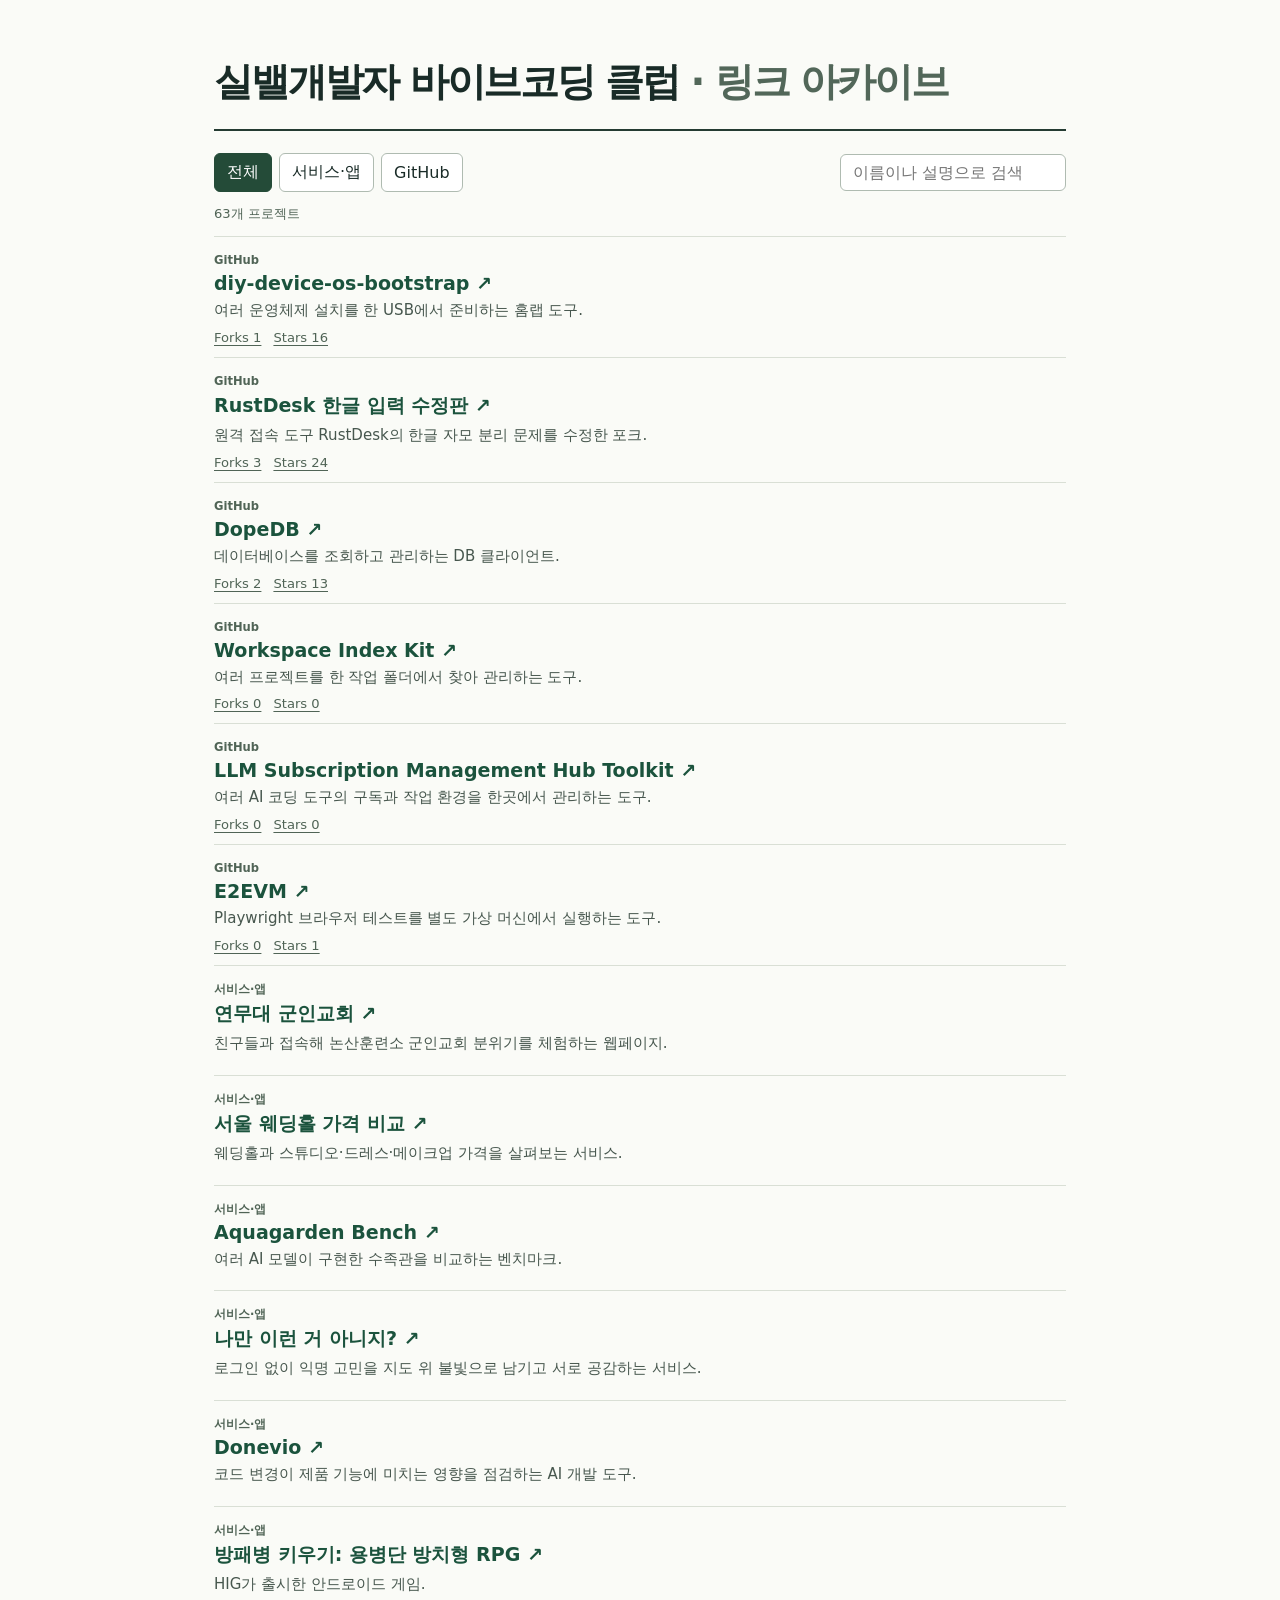
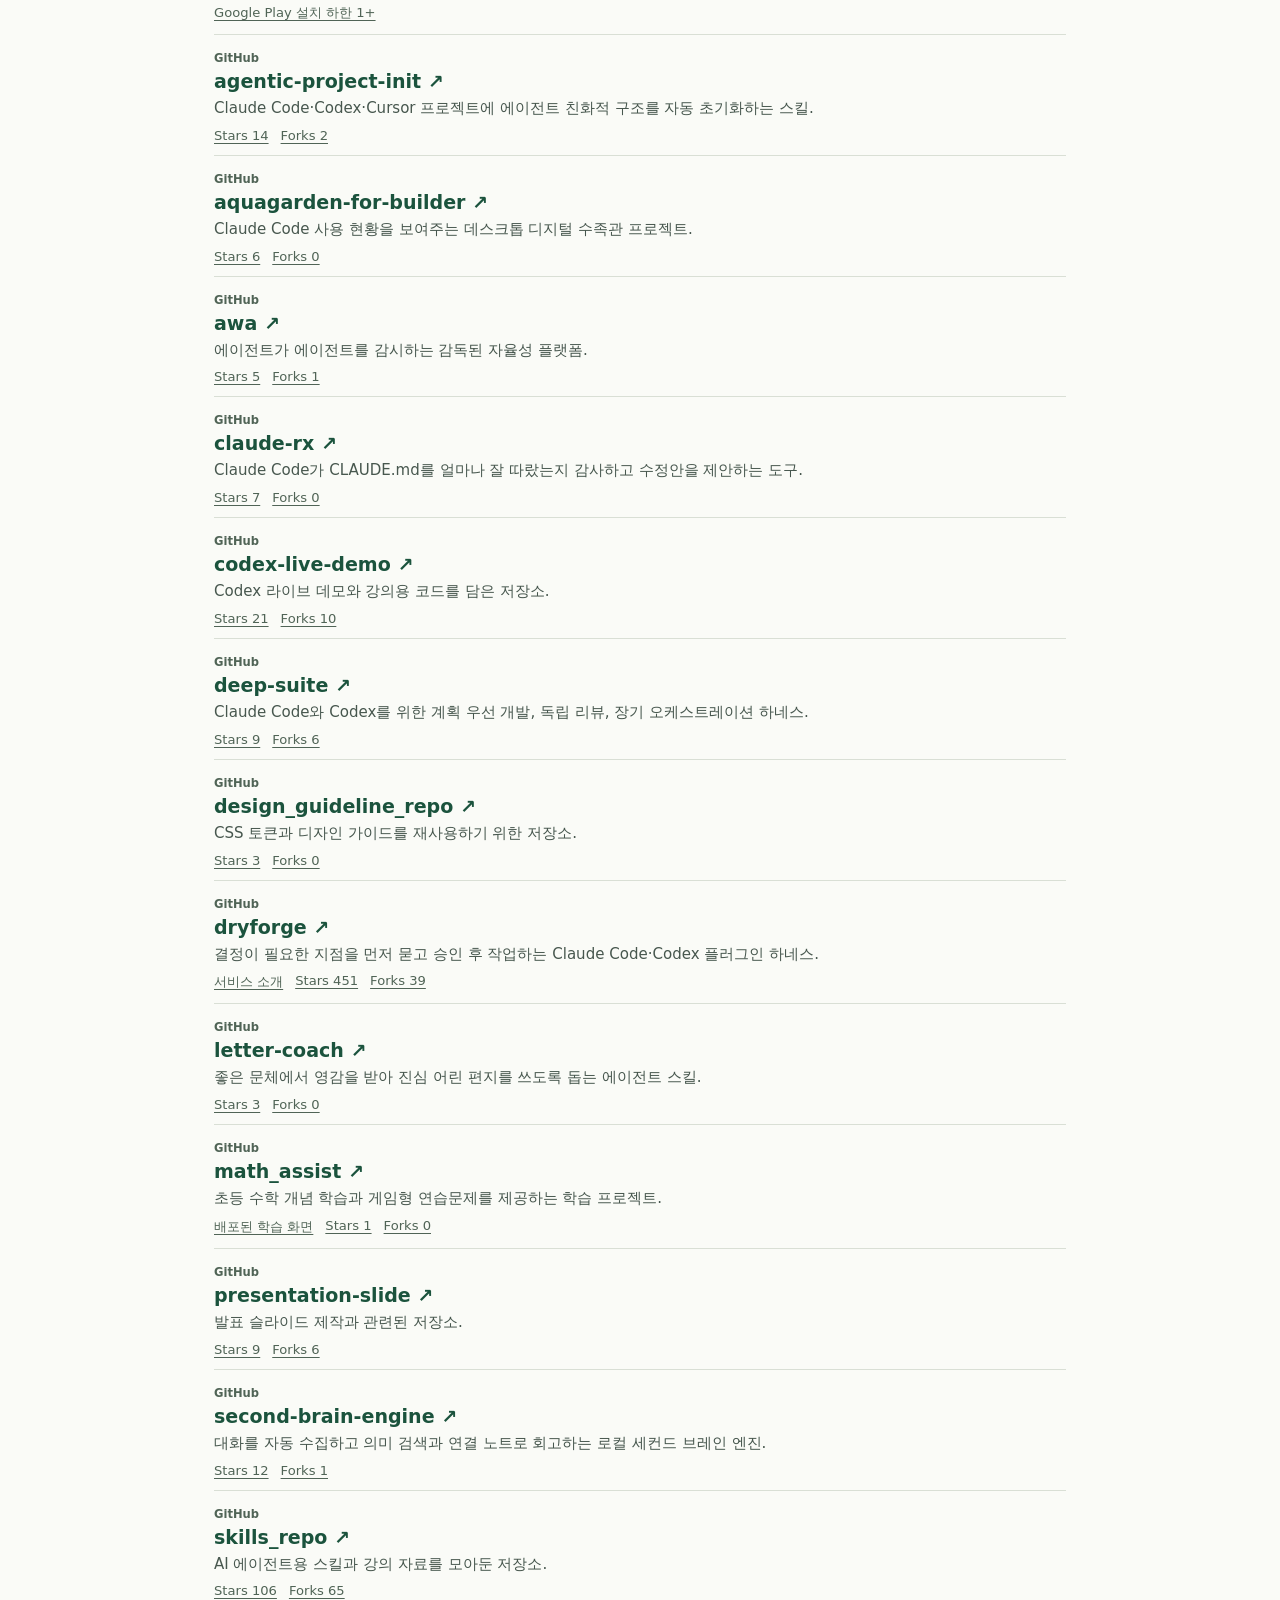
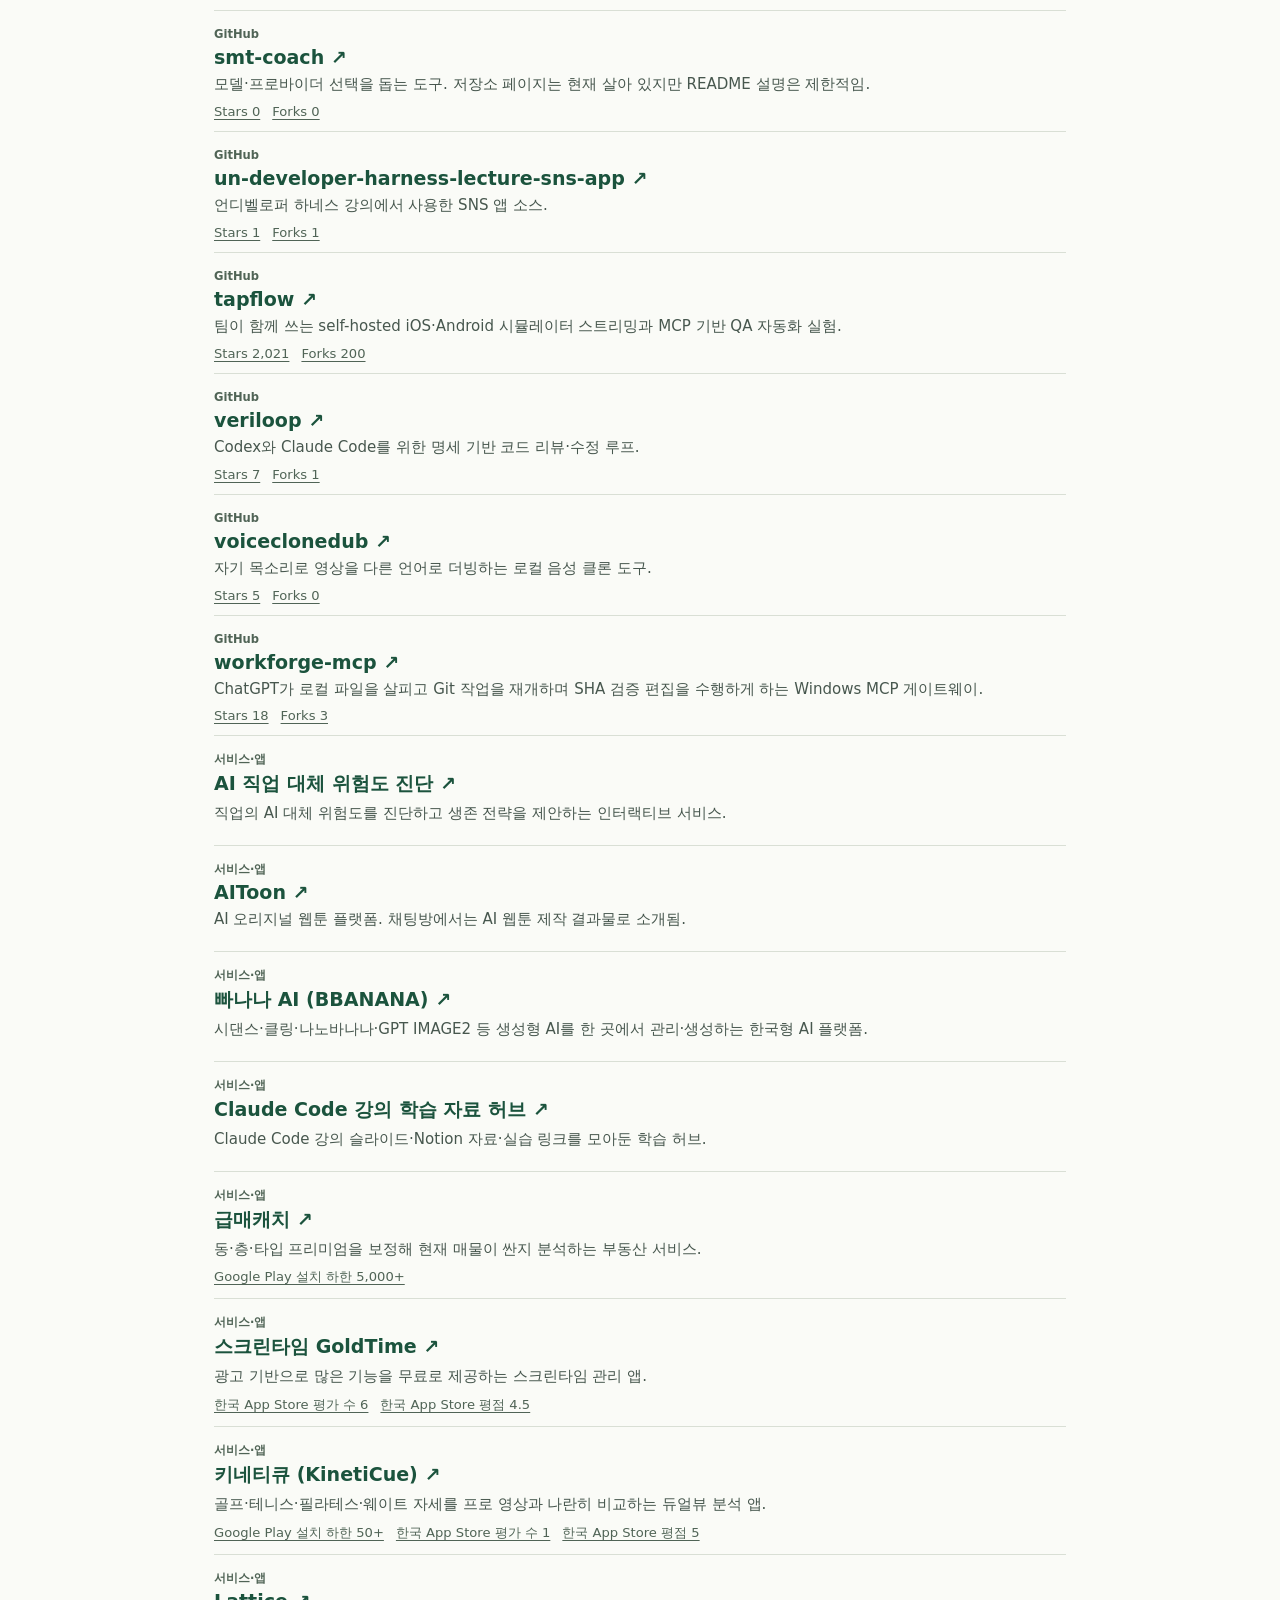
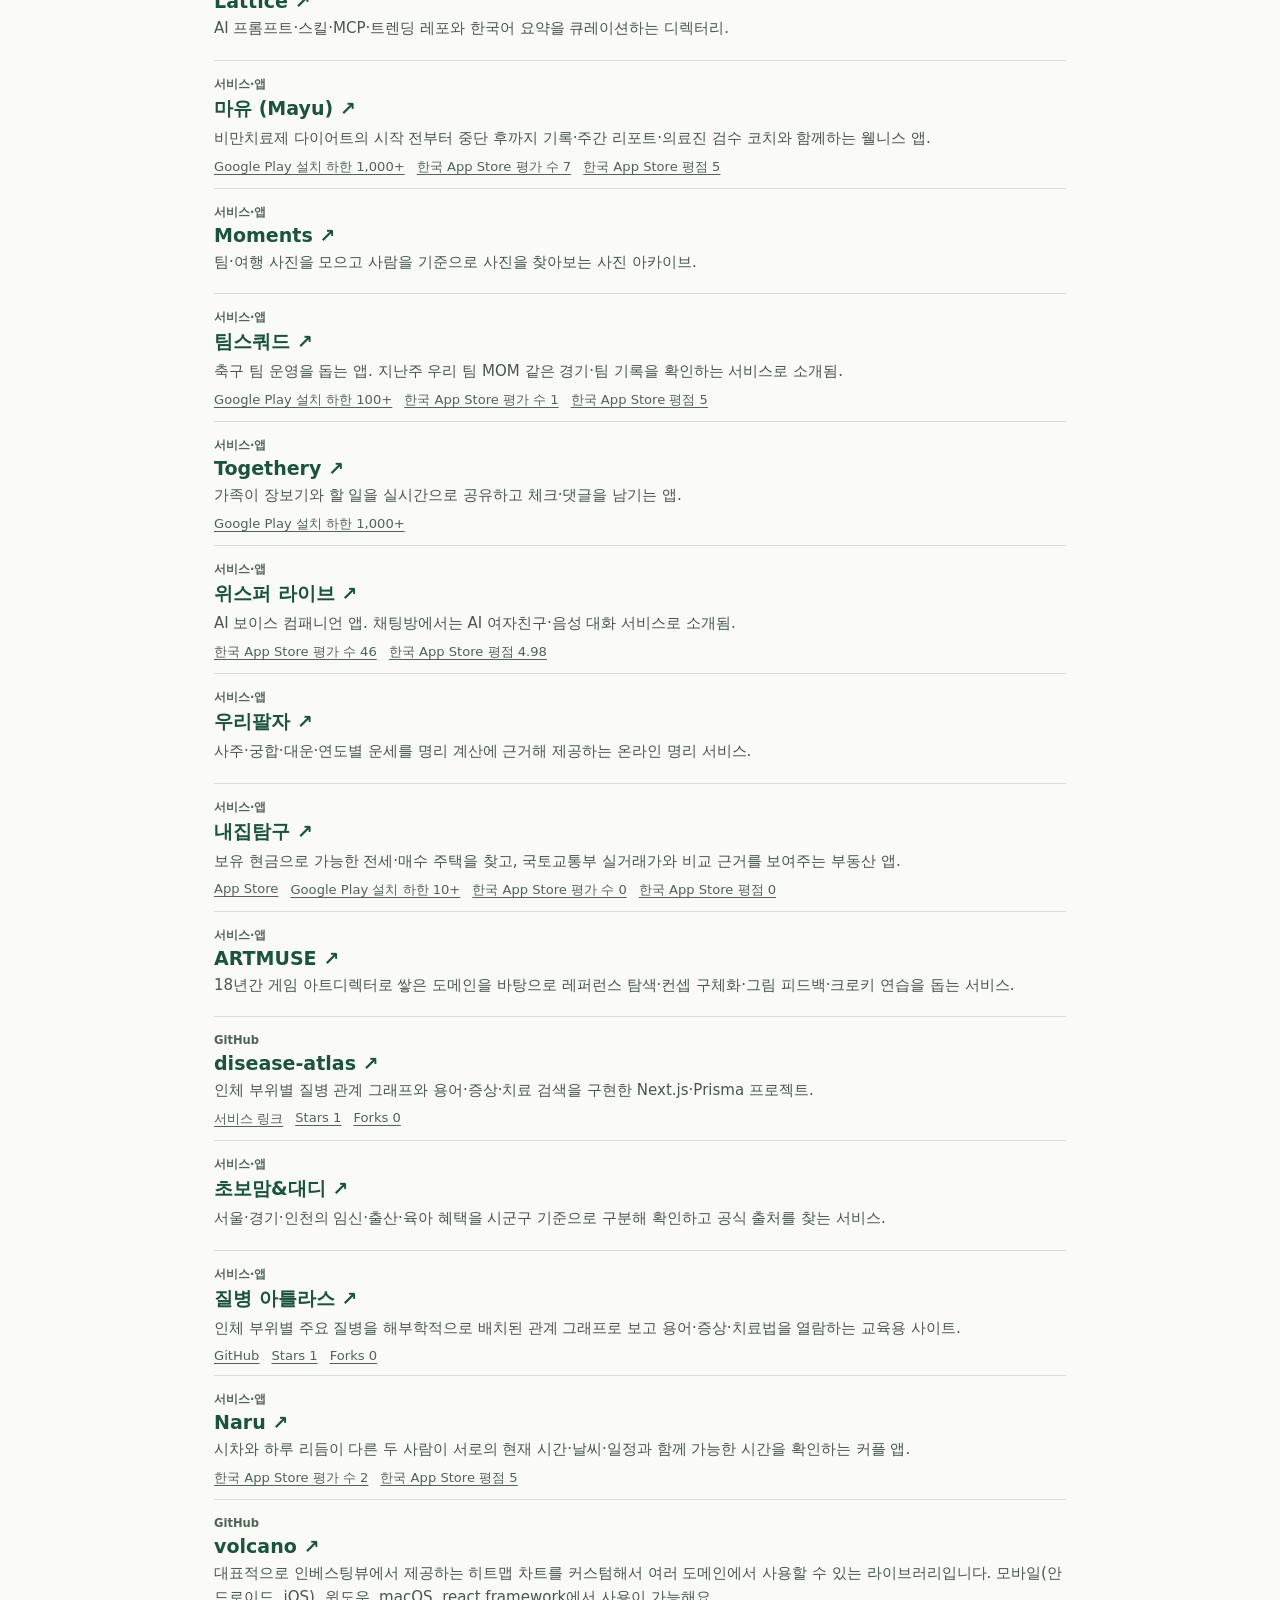
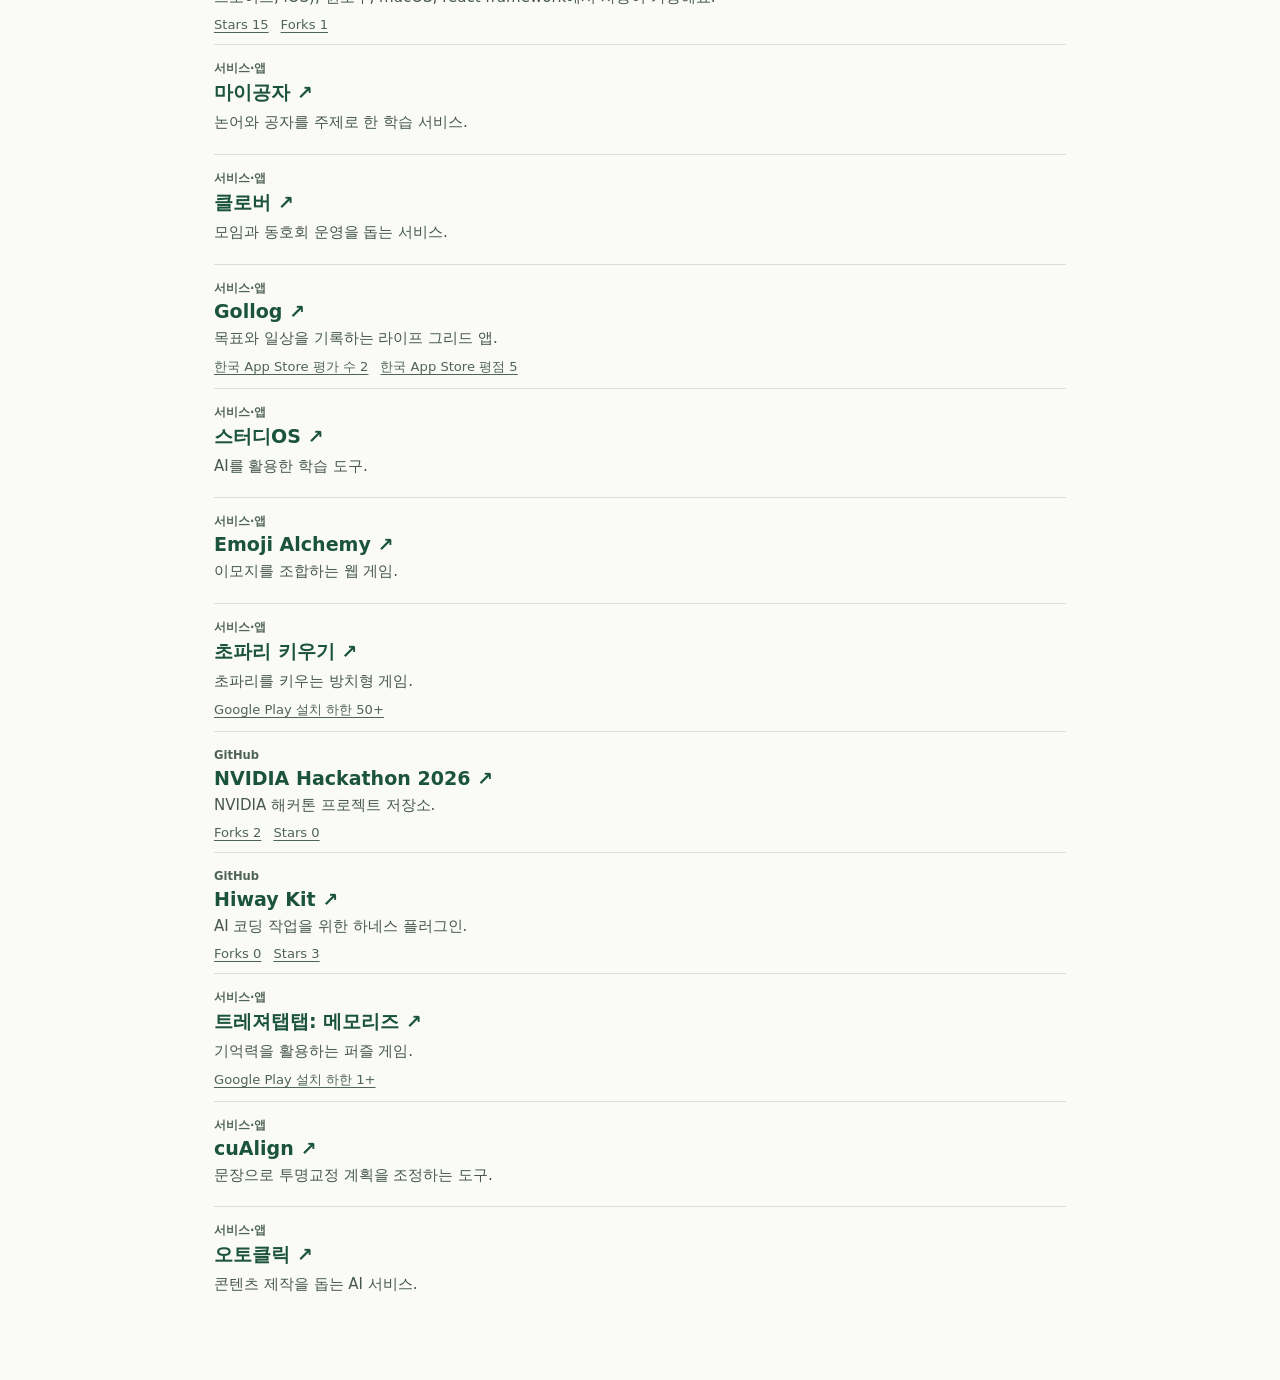
<file: index.html>
<!doctype html>
<html lang="ko"><head><meta charset="utf-8"><meta name="viewport" content="width=device-width,initial-scale=1"><meta name="description" content="바이브코딩 클럽에서 만든 서비스와 오픈소스를 둘러보세요."><title>실밸개발자 바이브코딩 클럽 · 링크 아카이브</title><link rel="stylesheet" href="./style.css"><script defer src="./app.js"></script></head>
<body><main><header><h1>실밸개발자 바이브코딩 클럽 <span>· 링크 아카이브</span></h1></header><div class="tools"><nav aria-label="프로젝트 유형"><button data-kind="" aria-pressed="true">전체</button><button data-kind="service" aria-pressed="false">서비스·앱</button><button data-kind="github" aria-pressed="false">GitHub</button></nav><input type="search" aria-label="프로젝트 검색" placeholder="이름이나 설명으로 검색"></div><p id="count" aria-live="polite">목록을 불러오는 중…</p><ul id="items"></ul><noscript>자바스크립트 없이 보려면 <a href="./projects.html">전체 프로젝트 목록</a>을 여세요.</noscript></main></body></html>
</file>
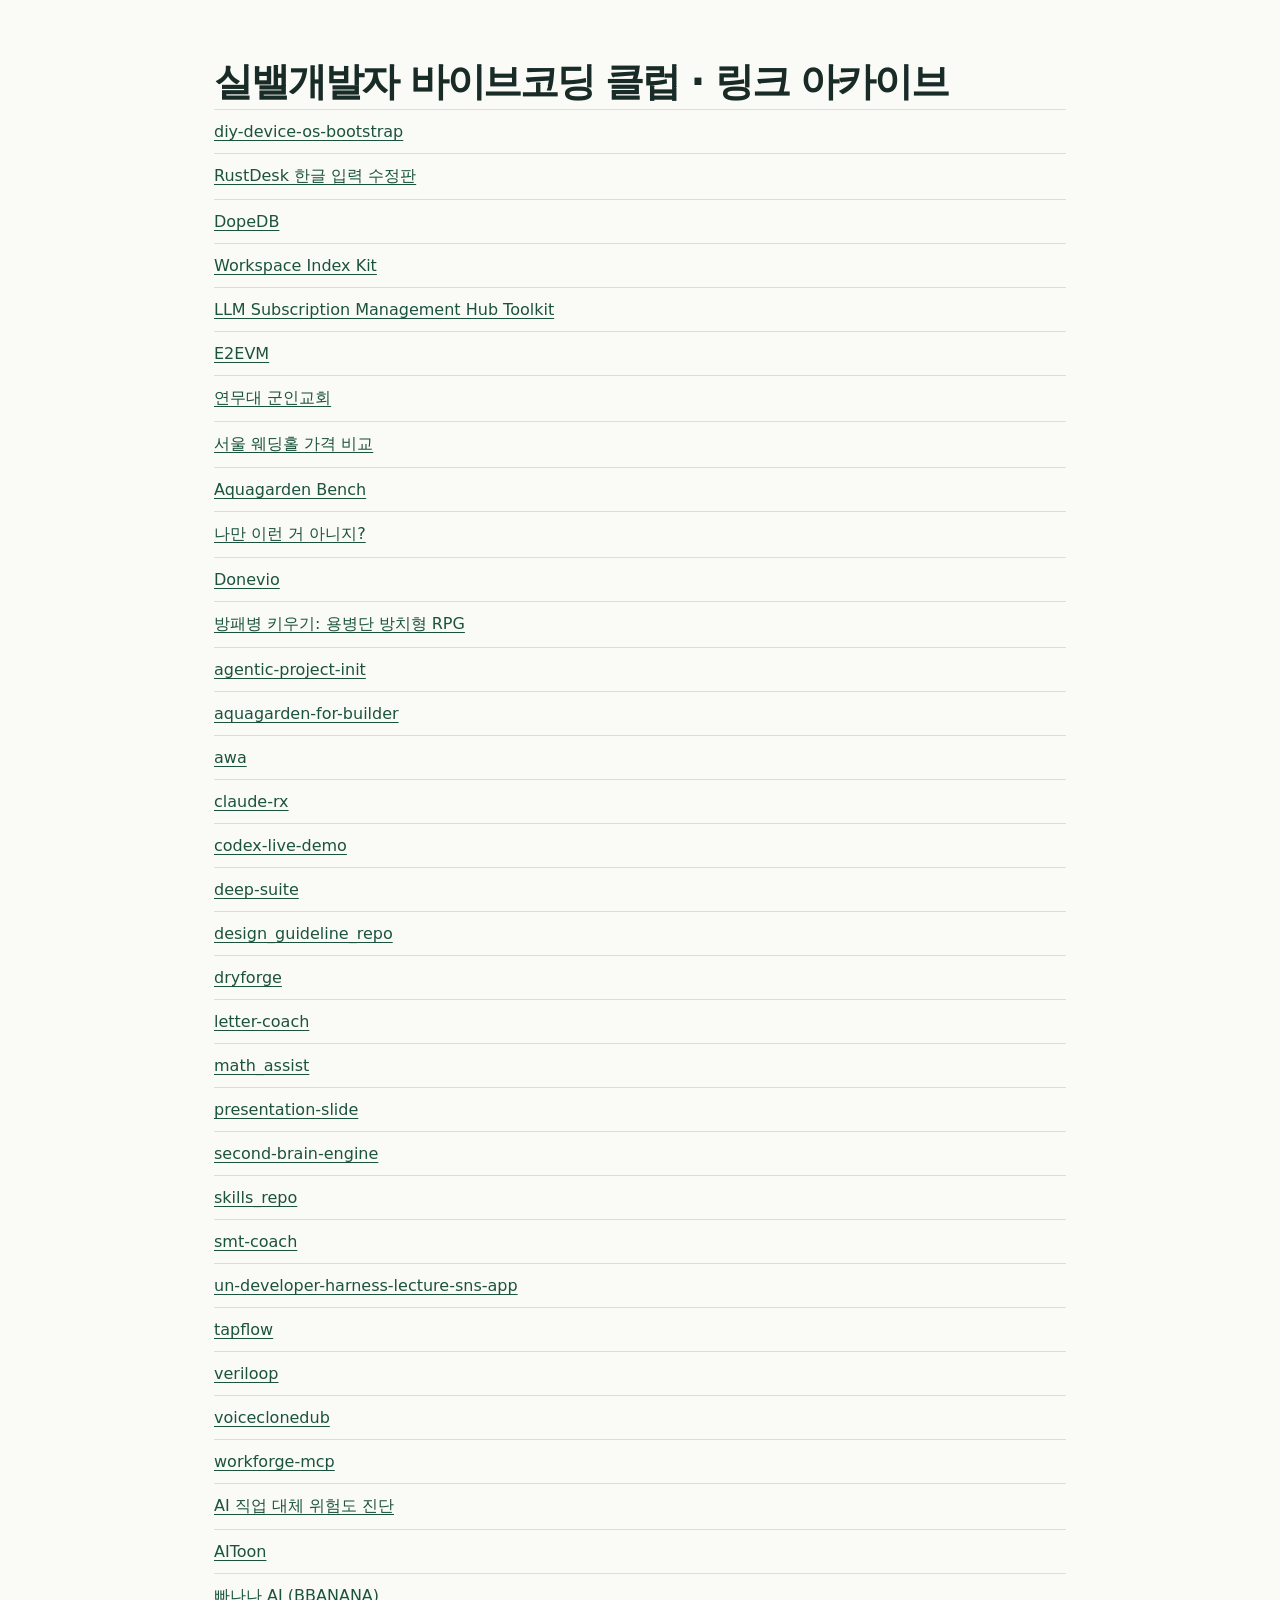
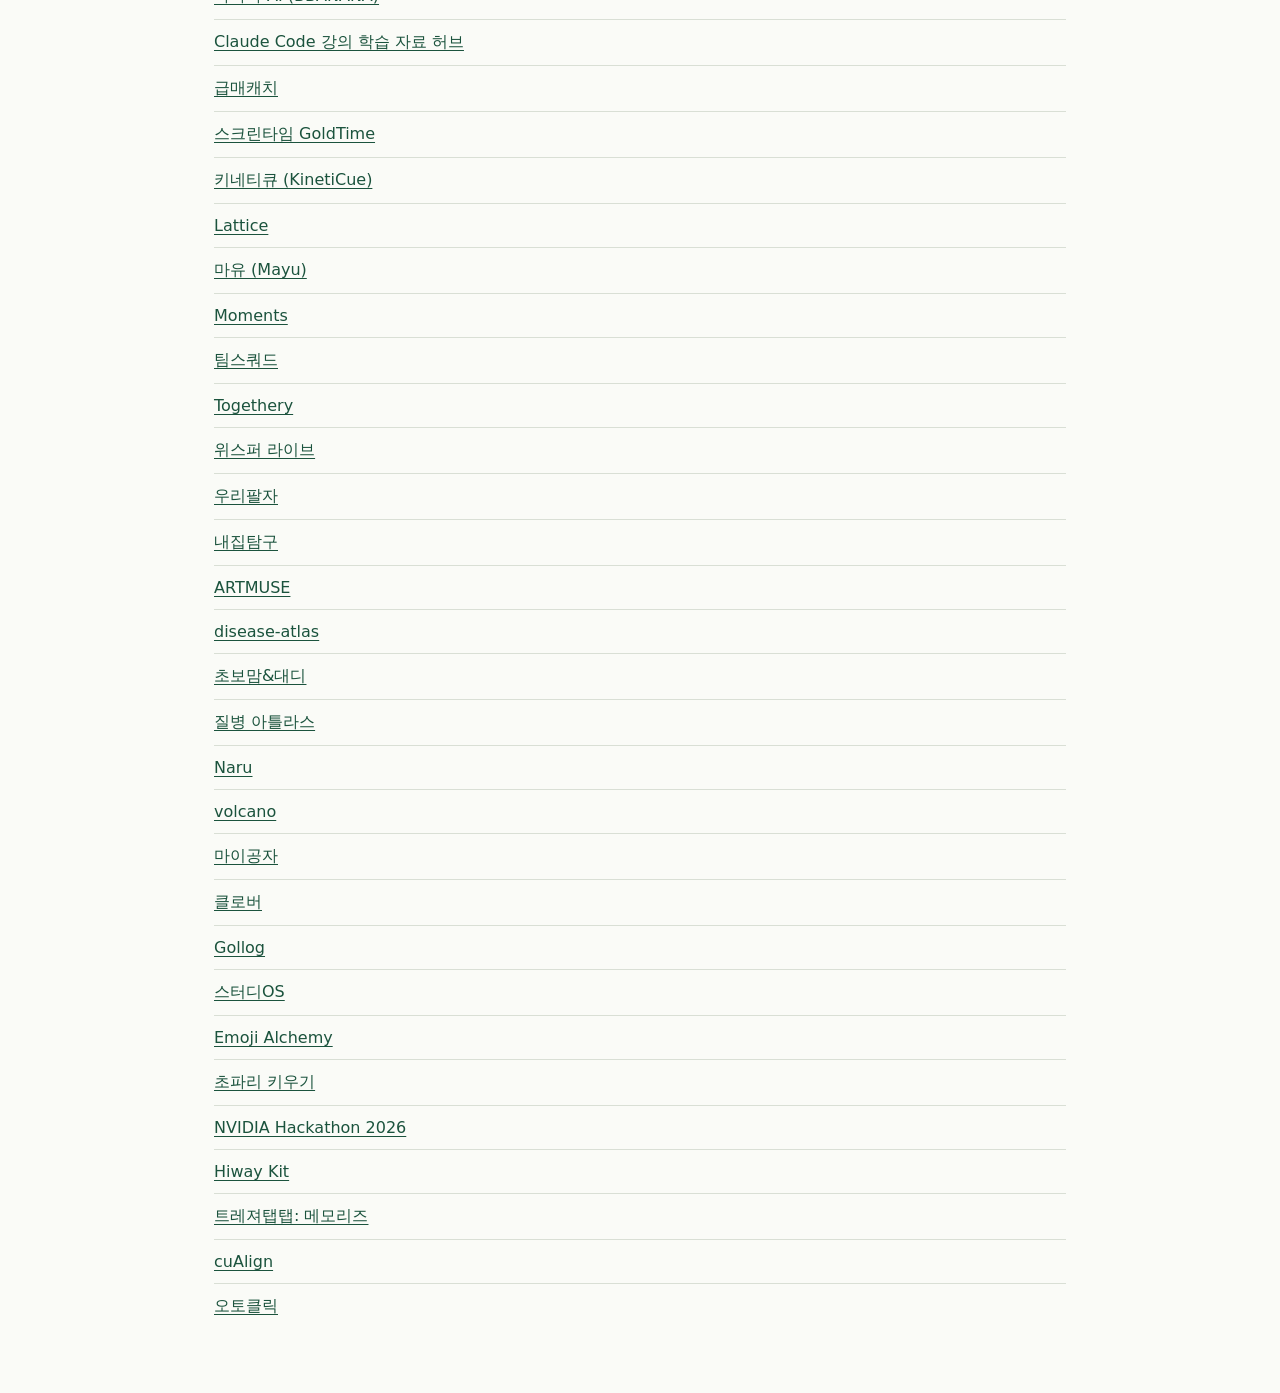
<file: projects.html>
<!doctype html><html lang="ko"><meta charset="utf-8"><meta name="viewport" content="width=device-width,initial-scale=1"><title>실밸개발자 바이브코딩 클럽 · 링크 아카이브</title><link rel="stylesheet" href="./style.css"><main><h1>실밸개발자 바이브코딩 클럽 · 링크 아카이브</h1><ul>
<li><a href="https://github.com/dalsoop/diy-device-os-bootstrap">diy-device-os-bootstrap</a></li>
<li><a href="https://github.com/dalsoop/rustdesk-korean">RustDesk 한글 입력 수정판</a></li>
<li><a href="https://github.com/json-choi/dopedb">DopeDB</a></li>
<li><a href="https://github.com/outliner-coach/workspace-index-kit">Workspace Index Kit</a></li>
<li><a href="https://github.com/dalsoop/diy-llm-subscription-management-hub-toolkit">LLM Subscription Management Hub Toolkit</a></li>
<li><a href="https://github.com/taejs/e2evm">E2EVM</a></li>
<li><a href="https://yeonmudae-chapel.vercel.app/">연무대 군인교회</a></li>
<li><a href="https://weddingprice.kr">서울 웨딩홀 가격 비교</a></li>
<li><a href="https://outliner-coach.github.io/aquagarden-bench/">Aquagarden Bench</a></li>
<li><a href="https://isitjustme.site/">나만 이런 거 아니지?</a></li>
<li><a href="https://donevio.io/ko">Donevio</a></li>
<li><a href="https://play.google.com/store/apps/details?id=com.higames.shieldbearer">방패병 키우기: 용병단 방치형 RPG</a></li>
<li><a href="https://github.com/taehyunan-99/agentic-project-init">agentic-project-init</a></li>
<li><a href="https://github.com/outliner-coach/aquagarden-for-builder">aquagarden-for-builder</a></li>
<li><a href="https://github.com/taehyunan-99/awa">awa</a></li>
<li><a href="https://github.com/alsgur9865-sketch/claude-rx">claude-rx</a></li>
<li><a href="https://github.com/jha0313/codex-live-demo">codex-live-demo</a></li>
<li><a href="https://github.com/Sungmin-Cho/deep-suite">deep-suite</a></li>
<li><a href="https://github.com/taehyunan-99/design_guideline_repo">design_guideline_repo</a></li>
<li><a href="https://github.com/prekuter/dryforge">dryforge</a></li>
<li><a href="https://github.com/kjhchs2/letter-coach">letter-coach</a></li>
<li><a href="https://github.com/outliner-coach/math_assist">math_assist</a></li>
<li><a href="https://github.com/jha0313/presentation-slide">presentation-slide</a></li>
<li><a href="https://github.com/alsgur9865-sketch/second-brain-engine">second-brain-engine</a></li>
<li><a href="https://github.com/jha0313/skills_repo">skills_repo</a></li>
<li><a href="https://github.com/swingwave-ops/smt-coach">smt-coach</a></li>
<li><a href="https://github.com/riosee2415/un-developer-harness-lecture-sns-app">un-developer-harness-lecture-sns-app</a></li>
<li><a href="https://github.com/jo-duchan/tapflow">tapflow</a></li>
<li><a href="https://github.com/dev-geon/veriloop">veriloop</a></li>
<li><a href="https://github.com/dalsoop/voiceclonedub">voiceclonedub</a></li>
<li><a href="https://github.com/NotNull92/workforge-mcp">workforge-mcp</a></li>
<li><a href="https://aiattack.pages.dev">AI 직업 대체 위험도 진단</a></li>
<li><a href="https://valentine6532.github.io/webtoon">AIToon</a></li>
<li><a href="https://www.bbanana.ai">빠나나 AI (BBANANA)</a></li>
<li><a href="https://claude-code-lecture-silk.vercel.app">Claude Code 강의 학습 자료 허브</a></li>
<li><a href="https://www.geummaecatch.com">급매캐치</a></li>
<li><a href="https://apps.apple.com/kr/app/%EC%8A%A4%ED%81%AC%EB%A6%B0%ED%83%80%EC%9E%84-goldtime-%EC%95%B1-%EC%9E%A0%EA%B8%88-%EC%95%B1-%EC%B0%A8%EB%8B%A8/id6772543300">스크린타임 GoldTime</a></li>
<li><a href="https://kineticue.com?role=viewer">키네티큐 (KinetiCue)</a></li>
<li><a href="https://lattice-log.vercel.app">Lattice</a></li>
<li><a href="https://mayu.ai.kr/ko">마유 (Mayu)</a></li>
<li><a href="https://photo-moments.app">Moments</a></li>
<li><a href="https://teamsquad-1cfa4.web.app/intro?utm_source=threads&amp;utm_medium=social&amp;utm_content=link_in_bio">팀스쿼드</a></li>
<li><a href="https://togethery.lifebitlab.com">Togethery</a></li>
<li><a href="https://apps.apple.com/kr/app/%EC%9C%84%EC%8A%A4%ED%8D%BC-%EB%9D%BC%EC%9D%B4%EB%B8%8C-ai-%EB%B3%B4%EC%9D%B4%EC%8A%A4-%EC%BB%B4%ED%8C%A8%EB%8B%88%EC%96%B8/id6789161883">위스퍼 라이브</a></li>
<li><a href="https://wooripalja.com">우리팔자</a></li>
<li><a href="https://imjang.aidestudio.app">내집탐구</a></li>
<li><a href="https://artmuselabs.com?utm_source=vibecodingclub">ARTMUSE</a></li>
<li><a href="https://github.com/Haneul-two/disease-atlas">disease-atlas</a></li>
<li><a href="https://chobomomndad.com">초보맘&amp;대디</a></li>
<li><a href="https://disease-atlas-eta.vercel.app">질병 아틀라스</a></li>
<li><a href="https://naru-app.store">Naru</a></li>
<li><a href="https://taewooyo.github.io/volcano">volcano</a></li>
<li><a href="https://myconfucius.com/">마이공자</a></li>
<li><a href="https://www.withclover.kr/">클로버</a></li>
<li><a href="https://apps.apple.com/kr/app/id6759539471">Gollog</a></li>
<li><a href="https://studyos-nine-gilt.vercel.app">스터디OS</a></li>
<li><a href="https://smilejsu82.itch.io/emoji-alchemy">Emoji Alchemy</a></li>
<li><a href="https://play.google.com/store/apps/details?id=com.rootgames.fruitflyidle">초파리 키우기</a></li>
<li><a href="https://github.com/dalsoop/nvidia-hackaton-2026-one">NVIDIA Hackathon 2026</a></li>
<li><a href="https://github.com/This-HW/hiway-kit">Hiway Kit</a></li>
<li><a href="https://play.google.com/store/apps/details?id=com.higames.treasuretaptap.memories">트레져탭탭: 메모리즈</a></li>
<li><a href="https://cualign.external.kr/">cuAlign</a></li>
<li><a href="https://autokliq.com/ko">오토클릭</a></li>
</ul></main></html>
</file>
<file: style.css>
:root{color-scheme:light;font-family:system-ui,-apple-system,sans-serif;color:#192b27;background:#fafbf7}*{box-sizing:border-box}body{margin:0}main{max-width:900px;margin:auto;padding:56px 24px 64px}header{padding-bottom:28px;border-bottom:2px solid #243b32}.eyebrow{font:700 .78rem ui-monospace,monospace;letter-spacing:.12em;color:#316548}h1{font-size:clamp(2.1rem,6vw,3.7rem);letter-spacing:-.055em;margin:12px 0}header p,.desc{color:#47574e;line-height:1.65}.tools,nav,.badges{display:flex;gap:7px;flex-wrap:wrap}.tools{margin:22px 0 12px;align-items:center;justify-content:space-between}button,input{font:inherit;border:1px solid #afbbb1;border-radius:6px;padding:8px 12px;color:inherit;background:white}button{cursor:pointer}button[aria-pressed=true]{background:#244b38;color:white;border-color:#244b38}#count,.kind,.badges{font-size:.82rem;color:#506456}ul{list-style:none;padding:0;margin:0}li{border-top:1px solid #d9dfd5;padding:18px 0}h2{font-size:1.19rem;margin:4px 0}a{color:#1b533d;text-underline-offset:3px}h2 a{text-decoration:none}a:hover{text-decoration:underline}.desc{margin:4px 0 7px}.badges a{color:#506456}.badges{gap:12px}.kind{font-weight:600}.empty{margin:24px 0}@media(max-width:580px){main{padding:32px 16px}input{width:100%}}

h1{font-size:clamp(1.45rem,4.2vw,2.45rem);margin:0;line-height:1.35}h1 span{white-space:nowrap;color:#526759}header{padding-bottom:20px}li{padding:12px 0}.kind{font-size:.72rem}.desc{font-size:.94rem}
</file>
